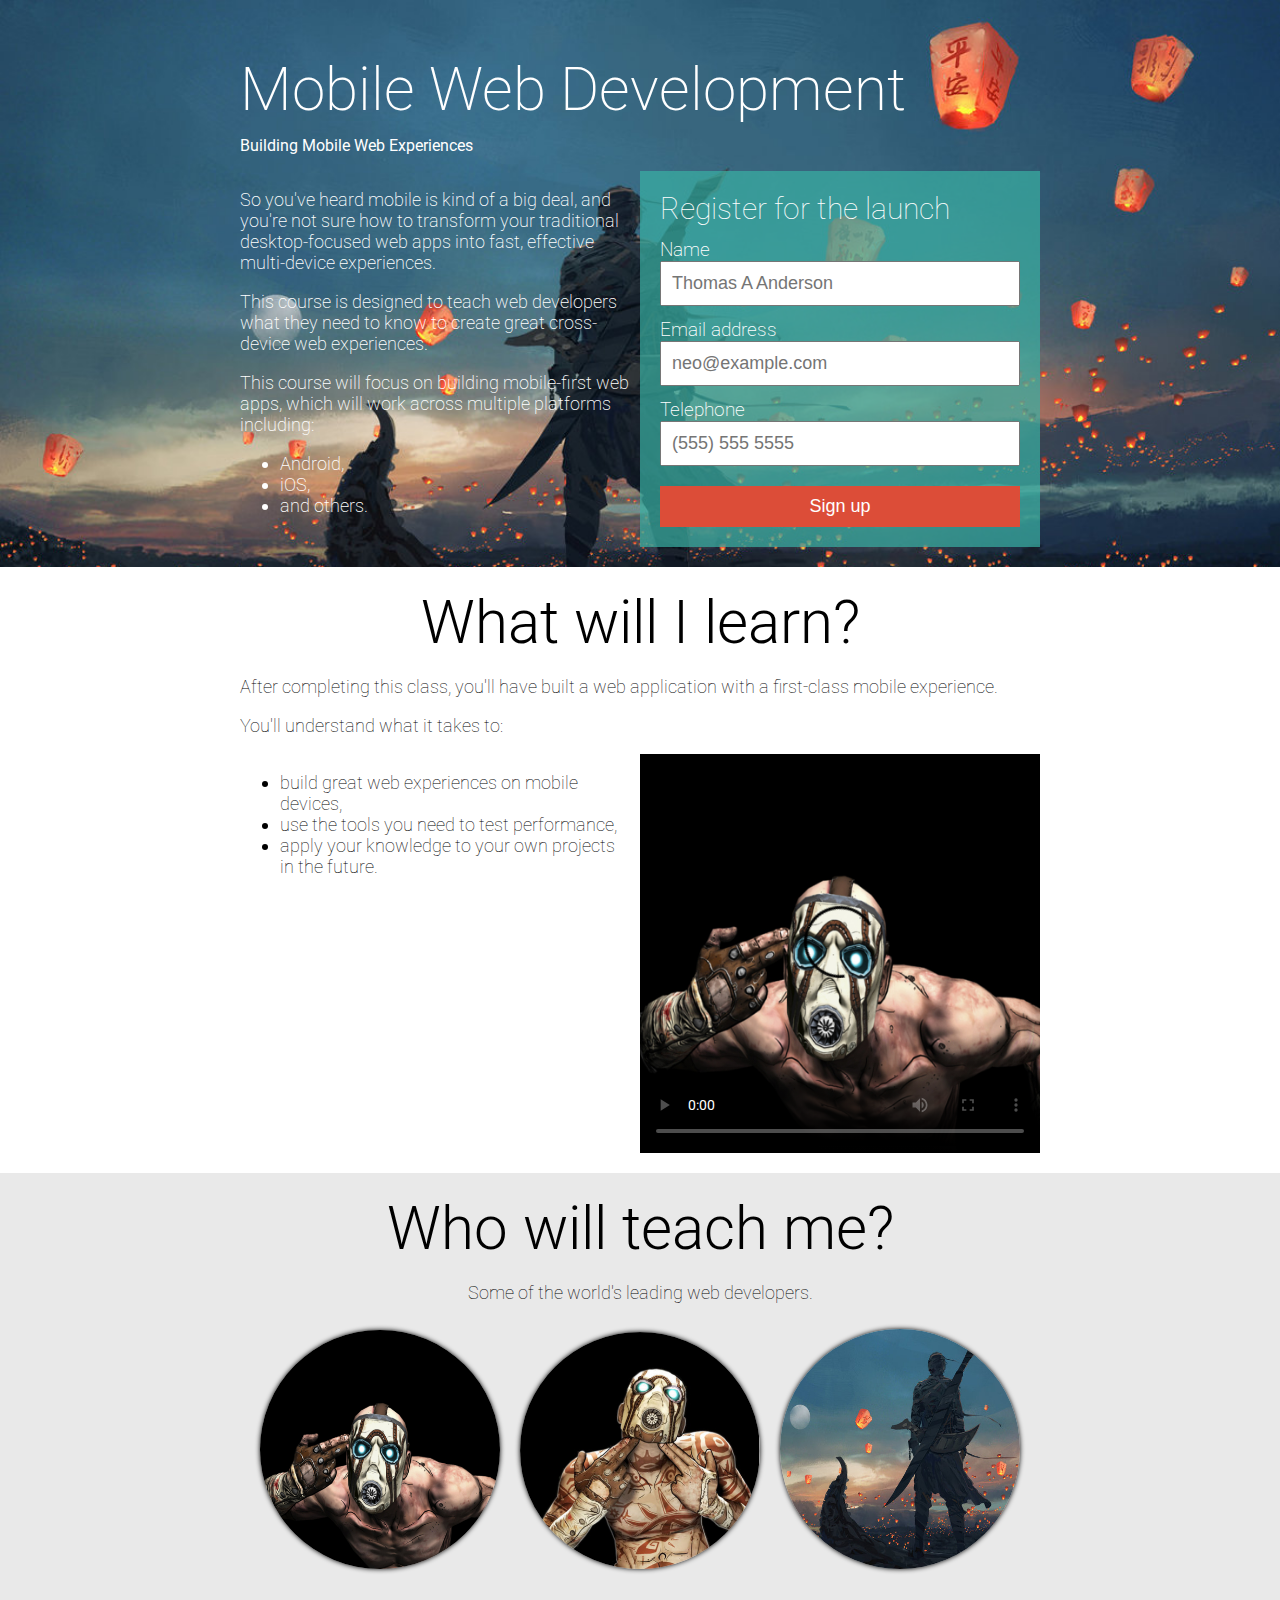
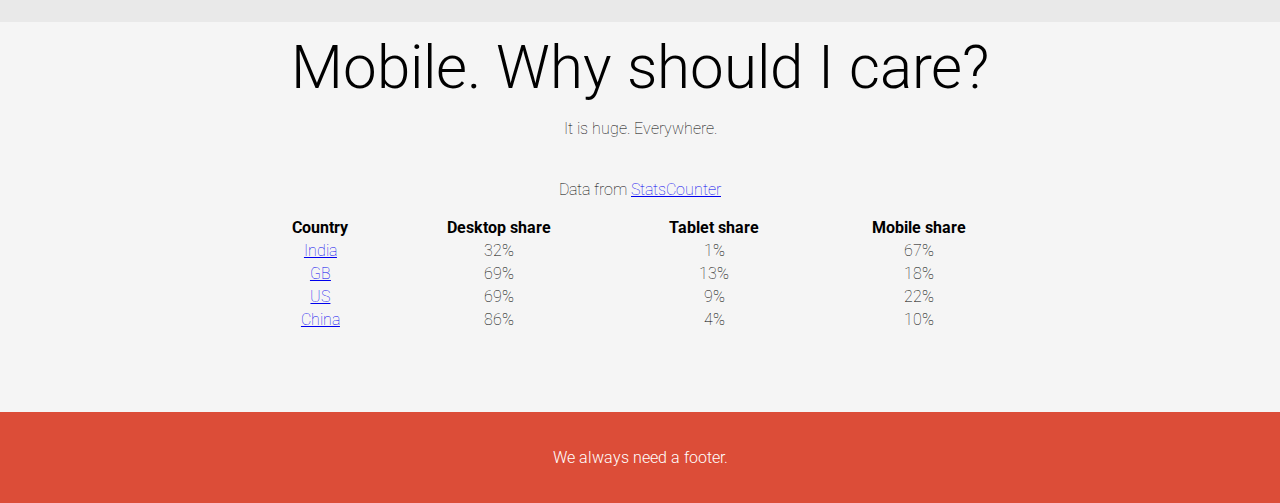
<file: index.html>
<!doctype html>
<html>
    <head>
        <title>CS256: Mobile Web Development - full content with styles</title>
        <meta name="viewport" content="width=device-width, initial-scale=1">
        <link href="//fonts.googleapis.com/css?family=Roboto:400,300,200,100&amp;subset=latin,cyrillic" rel="stylesheet">
        <link rel="stylesheet" type="text/css" href="css/style.css">           
    </head>
    <body>   
        <div id="headline">
            <div class="container">
                <header>
                    <h1>Mobile Web Development</h1>
                    <p>Building Mobile Web Experiences</p>
                </header>
                <div id="blurb">
                    <p>So you've heard mobile is kind of a big deal, and you're not sure how to transform your traditional desktop-focused web apps into fast, effective multi-device experiences.</p>
                    <p>This course is designed to teach web developers what they need to know to create great cross-device web experiences.</p>
                    <p>This course will focus on building mobile-first web apps, which will work across multiple platforms including:</p>
                    <ul>
                        <li>Android,</li>
                        <li>iOS,</li>
                        <li>and others.</li>
                    </ul>
                </div>
                <form method="post" id="register">
                    <h2>Register for the launch</h2>
                    <label for="name">Name</label>
                    <input type="text" name="name" id="name" placeholder="Thomas A Anderson" required="">
                    <label for="email">Email address</label>
                    <input type="email" name="email" id="email" placeholder="neo@example.com" required="">
                    <label for="tel">Telephone</label>
                    <input type="tel" name="tel" id="tel" placeholder="(555) 555 5555" required="">
                    <input type="submit" value="Sign up">
                </form>
                <br>
            </div>
        </div>
        
        <div id="section1">
            <div class="container">
                <h2>What will I learn?</h2>
                <p>After completing this class, you'll have built a web application with a first-class mobile experience.</p>
                <p>You'll understand what it takes to:</p>
                <ul>
                    <li>build great web experiences on mobile devices,</li>
                    <li>use the tools you need to test performance,</li>
                    <li>apply your knowledge to your own projects in the future.</li>
                </ul>
                <video controls="" poster="img/1.jpg">
                    <source src="videos/video.wmv" type="video/wmv"></source>
                    <source src="videos/video.wmv" type="video/wmv"></source>
                    <p>Sorry your browser doesn't support video. 
                        <a href="udacity.mov">Download the video</a>.
                    </p>
                </video>
                <br>
            </div>
        </div>
        

        <div id="section2">
            <div class="container">
                <h2>Who will teach me?</h2>
                <p>Some of the world's leading web developers.</p>
                <div id="images">
                    <img src="img/1.jpg" alt="Img 1">
                    <img src="img/2.jpg" alt="Img 2">
                    <img src="img/3.jpg" alt="Img 3">
                </div>
                <br>
            </div>
        </div>
        

        <div id="section3">
            <div class="container">
                <h2>Mobile. Why should I care?</h2>
                <p>It is huge.  Everywhere.</p>
                <table>
                    <caption>
                        <p>Data from <a href="http://gs.statcounter.com/#desktop+mobile+tablet-comparison-ww-monthly-201303-201403">StatsCounter</a></p>
                    </caption>
                    <thead>
                        <tr>
                            <th>Country</th>
                            <th>Desktop share</th>
                            <th>Tablet share</th>
                            <th>Mobile share</th>
                        </tr>
                    </thead>
                    <colgroup>
                        <col span="1">
                        <col span="1">
                        <col span="1">
                        <col span="1">
                    </colgroup>
                    <tbody>
                        <tr>
                            <td data-th="Country"><a href="http://gs.statcounter.com/#desktop+mobile+tablet-comparison-IN-monthly-201303-201403">India</a></td>
                            <td data-th="Desktop share">32%</td>
                            <td data-th="Table share">1%</td>
                            <td data-th="Mobile share">67%</td>
                        </tr>
                        <tr>
                            <td data-th="Country"><a href="http://gs.statcounter.com/#desktop+mobile+tablet-comparison-GB-monthly-201303-201403">GB</a></td>
                            <td data-th="Desktop share">69%</td>
                            <td data-th="Table share">13%</td>
                            <td data-th="Mobile share">18%</td>
                        </tr>
                        <tr>
                            <td data-th="Country"><a href="http://gs.statcounter.com/#desktop+mobile+tablet-comparison-US-monthly-201303-201403">US</a></td>
                            <td data-th="Desktop share">69%</td>
                            <td data-th="Table share">9%</td>
                            <td data-th="Mobile share">22%</td>
                        </tr>
                        <tr>
                            <td data-th="Country"><a href="http://gs.statcounter.com/#desktop+mobile+tablet-comparison-CN-monthly-201303-201403">China</a></td>
                            <td data-th="Desktop share">86%</td>
                            <td data-th="Table share">4%</td>
                            <td data-th="Mobile share">10%</td>
                        </tr>
                    </tbody>
                </table>
            </div>
        </div>
        
        <footer>
            <div class="container">
                <p>We always need a footer.</p>
            </div>
        </footer>
        
    <script src="//www.google-analytics.com/analytics.js"></script><script>
        (function(b,o,i,l,e,r){b.GoogleAnalyticsObject=l;b[l]||(b[l]=
        function(){(b[l].q=b[l].q||[]).push(arguments)});b[l].l=+new Date;
        e=o.createElement(i);r=o.getElementsByTagName(i)[0];
        e.src='//www.google-analytics.com/analytics.js';
        r.parentNode.insertBefore(e,r)}(window,document,'script','ga'));
        ga('create','UA-24532603-1');ga('send','pageview');

        var isCompleted = {};
        function sampleCompleted(sampleName){
          if (ga && !isCompleted.hasOwnProperty(sampleName)) {
            ga('send', 'event', 'WebCentralSample', sampleName, 'completed'); 
            isCompleted[sampleName] = true;
          }
        }
    </script>    <script type="text/javascript">
          function init() {
            window.matchMedia("(max-width: 600px)").addListener(hitMQ);
          }

          function hitMQ(evt) {
            sampleCompleted("GettingStarted-ContentWithStyles");
          }

          init();

        </script>     
    </body>
</html>
</file>
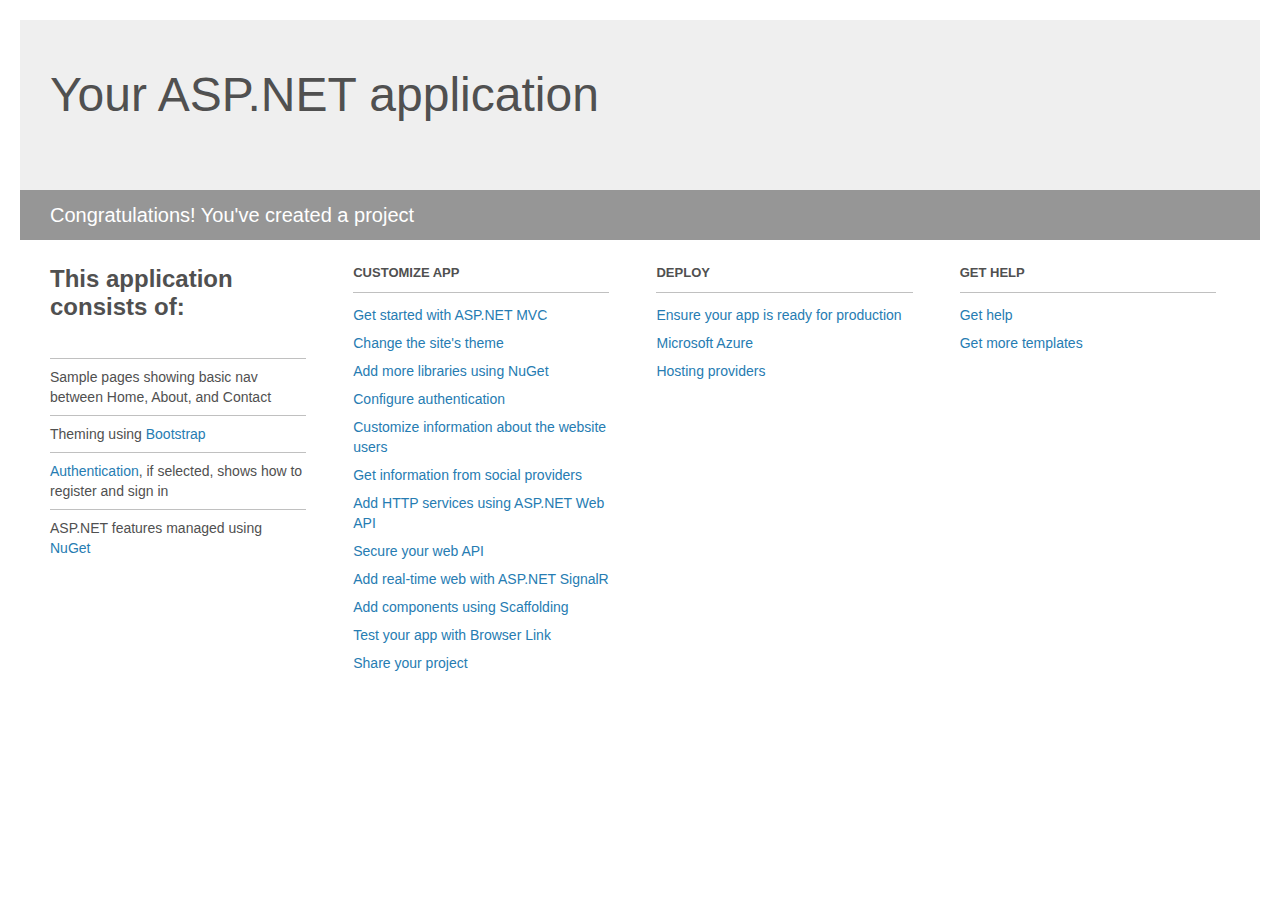
<file: DotNet/DRX.Solution/DRX.Web/Project_Readme.html>
﻿<!DOCTYPE html>
<html lang="en">
<head>
    <meta charset="utf-8" />
    <title>Your ASP.NET application</title>
    <style>
        body {
            background: #fff;
            color: #505050;
            font: 14px 'Segoe UI', tahoma, arial, helvetica, sans-serif;
            margin: 20px;
            padding: 0;
        }

        #header {
            background: #efefef;
            padding: 0;
        }

        h1 {
            font-size: 48px;
            font-weight: normal;
            margin: 0;
            padding: 0 30px;
            line-height: 150px;
        }

        p {
            font-size: 20px;
            color: #fff;
            background: #969696;
            padding: 0 30px;
            line-height: 50px;
        }

        #main {
            padding: 5px 30px;
        }

        .section {
            width: 21.7%;
            float: left;
            margin: 0 0 0 4%;
        }

            .section h2 {
                font-size: 13px;
                text-transform: uppercase;
                margin: 0;
                border-bottom: 1px solid silver;
                padding-bottom: 12px;
                margin-bottom: 8px;
            }

            .section.first {
                margin-left: 0;
            }

                .section.first h2 {
                    font-size: 24px;
                    text-transform: none;
                    margin-bottom: 25px;
                    border: none;
                }

                .section.first li {
                    border-top: 1px solid silver;
                    padding: 8px 0;
                }

            .section.last {
                margin-right: 0;
            }

        ul {
            list-style: none;
            padding: 0;
            margin: 0;
            line-height: 20px;
        }

        li {
            padding: 4px 0;
        }

        a {
            color: #267cb2;
            text-decoration: none;
        }

            a:hover {
                text-decoration: underline;
            }
    </style>
</head>
<body>

    <div id="header">
        <h1>Your ASP.NET application</h1>
        <p>Congratulations! You've created a project</p>
    </div>

    <div id="main">
        <div class="section first">
            <h2>This application consists of:</h2>
            <ul>
                <li>Sample pages showing basic nav between Home, About, and Contact</li>
                <li>Theming using <a href="http://go.microsoft.com/fwlink/?LinkID=320754">Bootstrap</a></li>
                <li><a href="http://go.microsoft.com/fwlink/?LinkID=320755">Authentication</a>, if selected, shows how to register and sign in</li>
                <li>ASP.NET features managed using <a href="http://go.microsoft.com/fwlink/?LinkID=320756">NuGet</a></li>
            </ul>
        </div>

        <div class="section">
            <h2>Customize app</h2>
            <ul>
                <li><a href="http://go.microsoft.com/fwlink/?LinkID=320757">Get started with ASP.NET MVC</a></li>
                <li><a href="http://go.microsoft.com/fwlink/?LinkID=320758">Change the site's theme</a></li>
                <li><a href="http://go.microsoft.com/fwlink/?LinkID=320759">Add more libraries using NuGet</a></li>
                <li><a href="http://go.microsoft.com/fwlink/?LinkID=320760">Configure authentication</a></li>
                <li><a href="http://go.microsoft.com/fwlink/?LinkID=320761">Customize information about the website users</a></li>
                <li><a href="http://go.microsoft.com/fwlink/?LinkID=320762">Get information from social providers</a></li>
                <li><a href="http://go.microsoft.com/fwlink/?LinkID=320763">Add HTTP services using ASP.NET Web API</a></li>
                <li><a href="http://go.microsoft.com/fwlink/?LinkID=320764">Secure your web API</a></li>
                <li><a href="http://go.microsoft.com/fwlink/?LinkID=320765">Add real-time web with ASP.NET SignalR</a></li>
                <li><a href="http://go.microsoft.com/fwlink/?LinkID=320766">Add components using Scaffolding</a></li>
                <li><a href="http://go.microsoft.com/fwlink/?LinkID=320767">Test your app with Browser Link</a></li>
                <li><a href="http://go.microsoft.com/fwlink/?LinkID=320768">Share your project</a></li>
            </ul>
        </div>

        <div class="section">
            <h2>Deploy</h2>
            <ul>
                <li><a href="http://go.microsoft.com/fwlink/?LinkID=320769">Ensure your app is ready for production</a></li>
                <li><a href="http://go.microsoft.com/fwlink/?LinkID=320770">Microsoft Azure</a></li>
                <li><a href="http://go.microsoft.com/fwlink/?LinkID=320771">Hosting providers</a></li>
            </ul>
        </div>

        <div class="section last">
            <h2>Get help</h2>
            <ul>
                <li><a href="http://go.microsoft.com/fwlink/?LinkID=320772">Get help</a></li>
                <li><a href="http://go.microsoft.com/fwlink/?LinkID=320773">Get more templates</a></li>
            </ul>
        </div>
    </div>

</body>
</html>
</file>
<file: css/style.css>
body {
    margin: 0;
    padding: 0;
}

#headline {
    padding: 0.8em;
    color: white;
    font-family: Roboto, helvetica, arial, sans-serif;
    background-color: black;
    background-image: url(../img/4.jpg);
    background-size: cover;
}

#headline h1 {
    font-weight: 200;
    font-size: 60px;
    line-height: 1em;
    margin-bottom: 0;
}
        
#headline h2 {
    font-weight: 200;
    font-size: 30px;
    margin-top: 5px;
}

#headline #blurb {
    font-weight: 300;
    font-size: 18px;
}

#headline #register {
    background-color: #39b1a4;
    background-color: rgba(57,177, 164, 0.7);
    padding: 1em;
}

#headline #register h2 {
    font-weight: 100;
    padding: 0;
    margin: 0;
}

#headline #register label {
    font-size: 1.2em;
    font-weight: 200;
    padding-top: 12px;
    display: block;
}

#headline #register input {
    width: 100%;
    font-size: 18px;
    font-weight: 200;
    padding: 10px;
    box-sizing: border-box;
}

#headline #register input[type=submit] {
    background-color: hsl(8, 70%, 54%);
    color: white;
    margin-top: 20px;
    padding: 10px;
    border: none;
    box-sizing: border-box;
    font-size: 18px;
}

#section1, #section2, #section3 {
    box-sizing: border-box;
    padding: 20px;
}

#section1 h2, #section2 h2, #section3 h2  {
    margin-top: 0;
    font-size: 24px
}

#section1 {
	background-color: white;
	font-family: Roboto, sans-serif;
	font-weight: 100;
	font-size: 18px;
}

#section1 h2 {
	font-weight: 300;
	text-align: center;
	margin-bottom: 0px;
	margin-top: 20px;
}

#section1 h2 + p {
}

#section1 video {
	width: 100%;
}

#section2 {
	background-color: #e9e9e9;
	font-family: Roboto, sans-serif;
	font-weight: 100;
	font-size: 18px;
}

#section2 h2 {
	font-weight: 300;
	text-align: center;
	margin-bottom: 0px;
	margin-top: 20px;
}

#section2 h2 + p {
	text-align: center;
}

#section2 div {
	text-align: center;
}

#section2 div img {
	width: 100%
}

#section3 {
	background-color: #f5f5f5;
	font-family: Roboto, sans-serif;
	font-weight: 100;
	text-align: center;
	margin: auto;
}

#section3 h2 {
	font-weight: 300;
	text-align: center;
	margin-bottom: 0px;
	margin-top: 20px;
}

#section3 h2 + p {
	text-align: center;
}

#section3 figure {
	text-align: center;
}

#section3 figure figcaption {
	text-align: center;
	font-weight: 400;
}

footer {
	font-family: Roboto, sans-serif;
	font-weight: 300;
	text-align: center;
	background-color: hsl(8, 70%, 54%);
	color: white;
	padding-bottom: 20px;
	padding-top: 20px;
}

table {
	margin-top: 26px;
	width: 100%;
}
thead {
	font-weight: bold;
}

tbody {
	text-align: center;
}

      
@media screen and (max-width: 600px) {
	table thead {
        display: none;
    }

	table td {
		display: block;
		position: relative;
		padding-left: 50%;
		padding-top: 13px;
		padding-bottom: 13px;
		text-align: left;
		background: #e9e9e9;
	}

	table td:before {
		content: attr(data-th) " :";
		display: inline-block;
		color: #000000;
		background: #e9e9e9;
		border-right: 2px solid transparent;
		position: absolute;
		top: 0;
		left: 0;
		bottom: 0;
		width: 33%;
		max-height: 100%;
		font-size: 16px;
		font-weight: 300;
		padding-left: 13px;
		padding-top: 13px;
	}
}
      
@media screen and (min-width: 600px) {
	#headline {
		padding: 20px 5%;
	}

	.container {
		margin: auto;
		max-width: 800px;
	}

	#headline #blurb {
		float: left; 
		font-weight: 200;
		width: 50%;
		font-size: 18px;
		box-sizing: border-box;
		padding-right: 10px;
	}

	#headline br {
		clear: both;
	}

	#headline #register {
		float:right;
		padding: 20px;
		width: 50%;
		box-sizing: border-box;
		font-weight: 300;
	}

	#section1 #section2, #section3 {
		box-sizing: border-box;
		padding: 10px 20% 80px 20%;
	}

	#section1 h2, #section2 h2, #section3 h2  {
		margin-top: 0;
		font-size: 60px
	}

	#section1 ul {
		box-sizing: border-box;
		float: left;
		width: 50%;
		padding-right: 1em;
	}

	#section1 video {
		box-sizing: border-box;
		width: 50%;
		float: right;
	}

	#section1 br {
		clear: both;
	}

	#section2 div img {
		width: 30%;
		margin: 1%;
		box-sizing: border-box;
		border-radius: 50% 50%;
		box-shadow: black 0px 0px 5px;
	}
}
</file>
